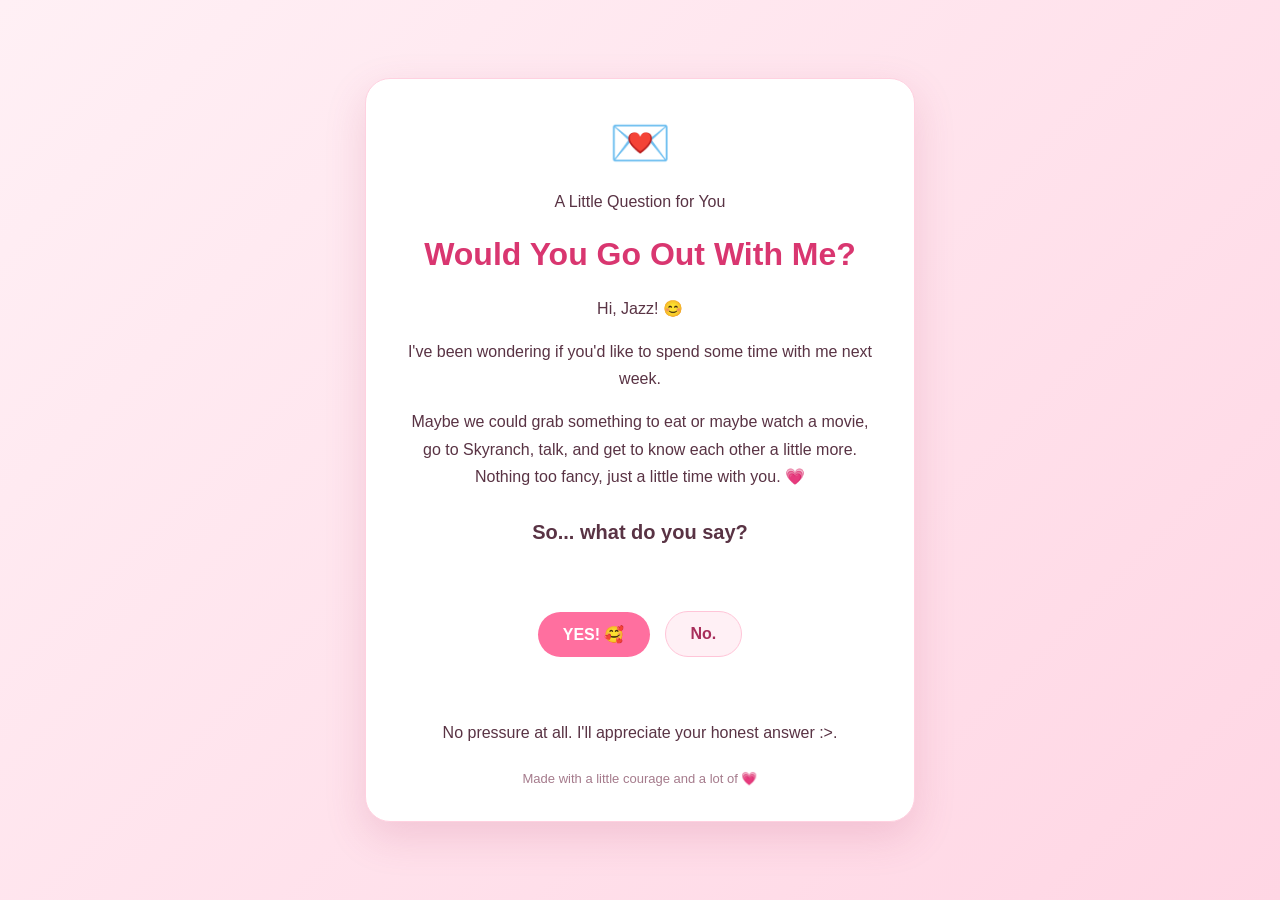
<file: index.html>
<!DOCTYPE html>
<html lang="en">
<head>
  <meta charset="UTF-8">
  <meta name="viewport" content="width=device-width, initial-scale=1.0">

  <title>A Little Invitation 💌</title>

  <!-- External CSS -->
  <link rel="stylesheet" href="style.css">

  <!-- External JavaScript -->
  <script src="script.js" defer></script>
</head>

<body>

  <main class="card">

    <div class="envelope">💌</div>

    <p class="eyebrow">A Little Question for You</p>

    <h1>Would You Go Out With Me?</h1>

    <p>Hi, Jazz! 😊</p>

    <p>
      I've been wondering if you'd like to spend
      some time with me next week.
    </p>

    <p>
      Maybe we could grab something to eat or maybe watch a movie, go to Skyranch, talk,
      and get to know each other a little more.
      Nothing too fancy, just a little time with you. 💗
    </p>

    <p class="question">So... what do you say?</p>

    <div class="buttons">
      <button class="yes" id="yesBtn">YES! 🥰</button>

      <button class="no" id="noBtn">No.</button>
    </div>

    <p class="small">
      No pressure at all. I'll appreciate your honest answer :>. 
    </p>

    <!-- NO RESPONSE -->
    <section id="noPanel" class="panel hidden">

      <h2>That's okay 💗</h2>

      <p>
        Thank you for being honest with me.
        No hard feelings — I respect your answer. 😊
      </p>

      <button class="no" id="backBtn">Go back</button>

    </section>

    <footer class="footer">
      Made with a little courage and a lot of 💗
    </footer>

  </main>

</body>
</html>
</file>
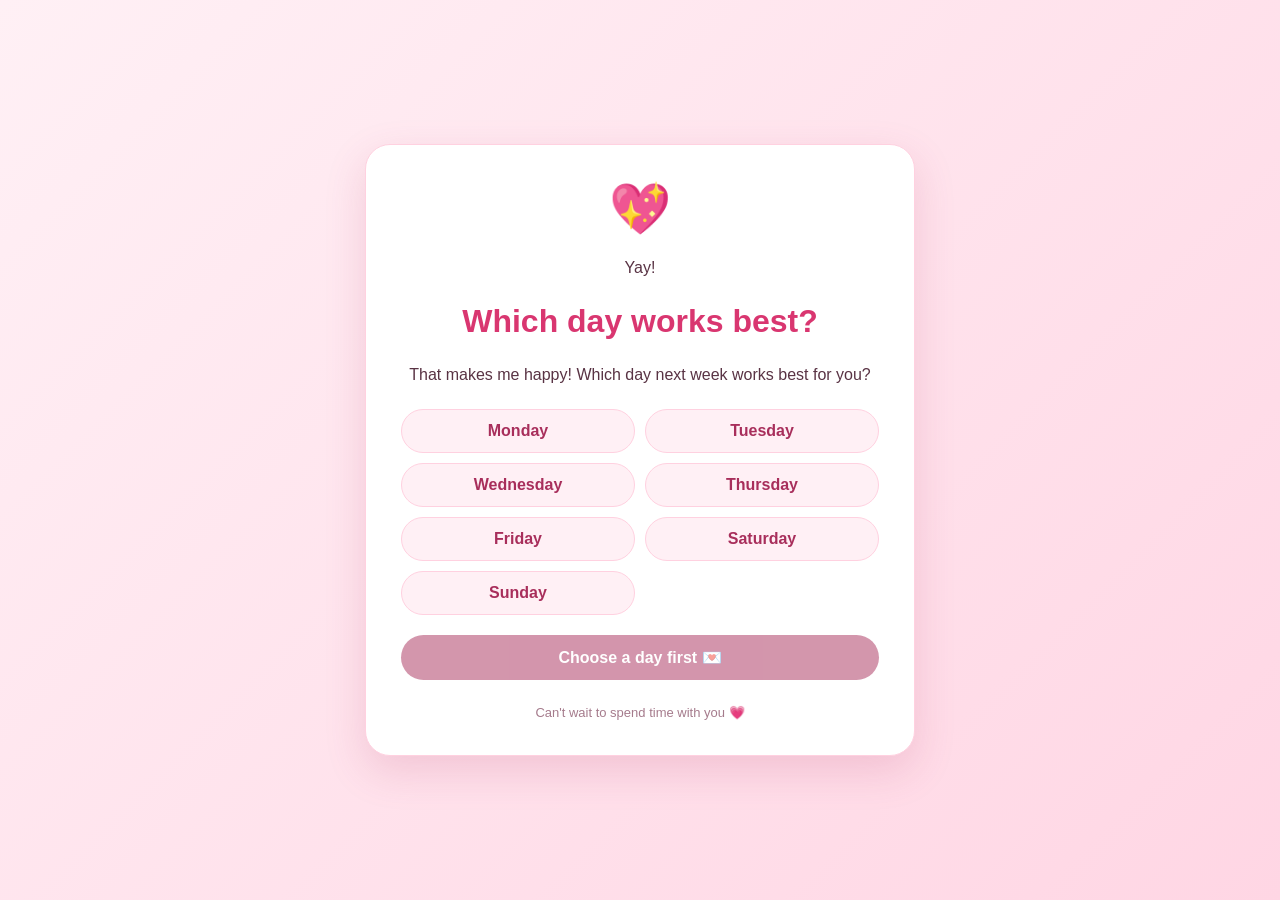
<file: day.html>
<!DOCTYPE html>
<html lang="en">
<head>
  <meta charset="UTF-8">
  <meta name="viewport" content="width=device-width, initial-scale=1.0">

  <title>Choose a Day 💗</title>

  <link rel="stylesheet" href="style.css">
  <script src="day.js" defer></script>
</head>

<body>

  <main class="card">
    <div class="envelope">💖</div>

    <p class="eyebrow">Yay!</p>

    <h1>Which day works best?</h1>

    <p>That makes me happy! Which day next week works best for you?</p>

    <div class="days" id="days"></div>

    <button class="confirm" id="confirmBtn" type="button" disabled>
      Choose a day first 💌
    </button>

    <footer class="footer">
      Can't wait to spend time with you 💗
    </footer>
  </main>

</body>
</html>
</file>
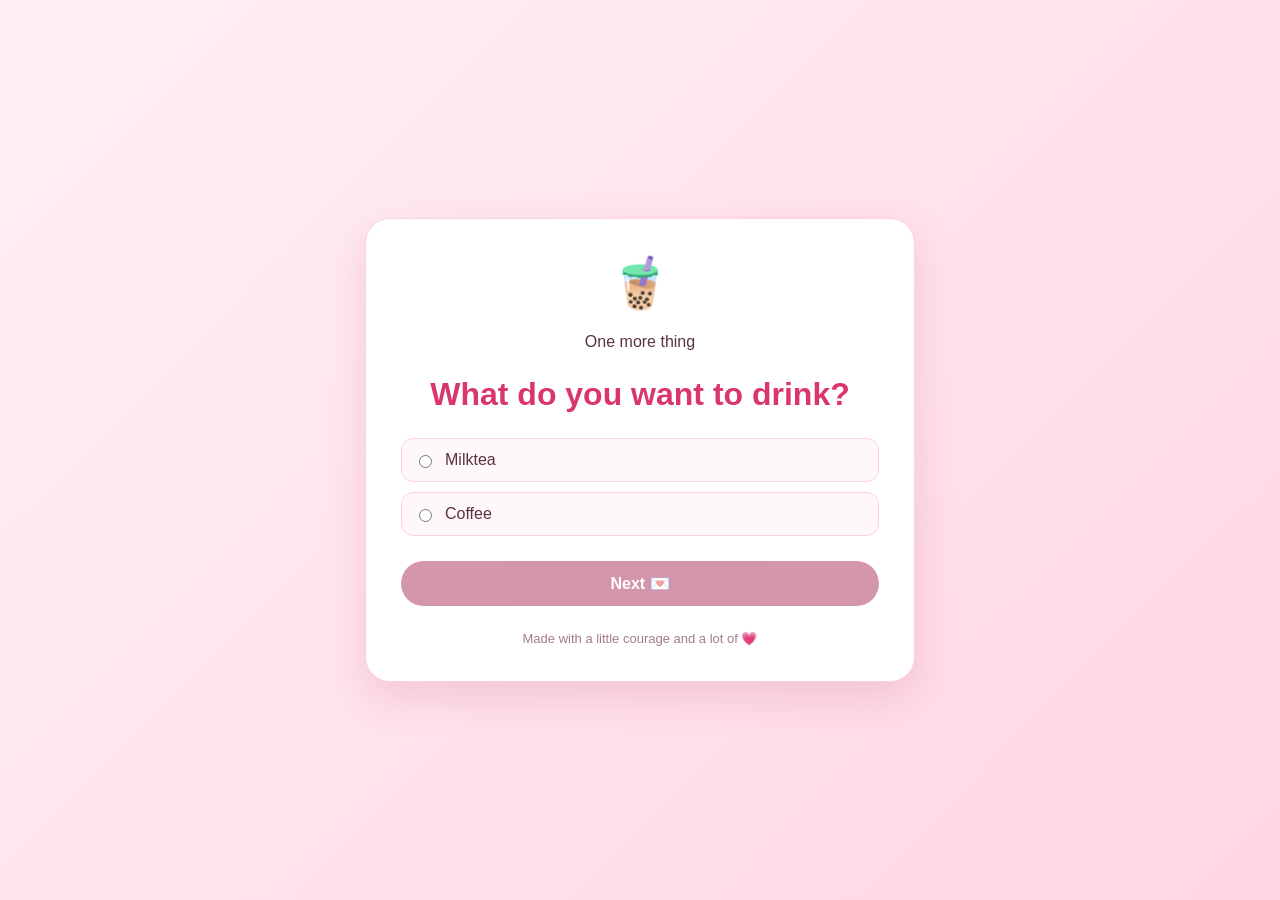
<file: drink.html>
<!DOCTYPE html>
<html lang="en">
<head>
  <meta charset="UTF-8">
  <meta name="viewport" content="width=device-width, initial-scale=1.0">

  <title>What do you want to drink? 💗</title>

  <link rel="stylesheet" href="style.css">
  <script src="drink.js" defer></script>
</head>

<body>

  <main class="card">
    <div class="envelope">🧋</div>

    <p class="eyebrow">One more thing</p>

    <h1>What do you want to drink?</h1>

    <p id="previousChoices" class="small"></p>

    <div class="food-options" id="drinkOptions">
      <label><input type="radio" name="drinkChoice" value="Milktea"> Milktea</label>
      <label><input type="radio" name="drinkChoice" value="Coffee"> Coffee</label>
    </div>

    <button class="confirm" id="drinkNextBtn" type="button" disabled>
      Next 💌
    </button>

    <footer class="footer">
      Made with a little courage and a lot of 💗
    </footer>
  </main>

</body>
</html>
</file>
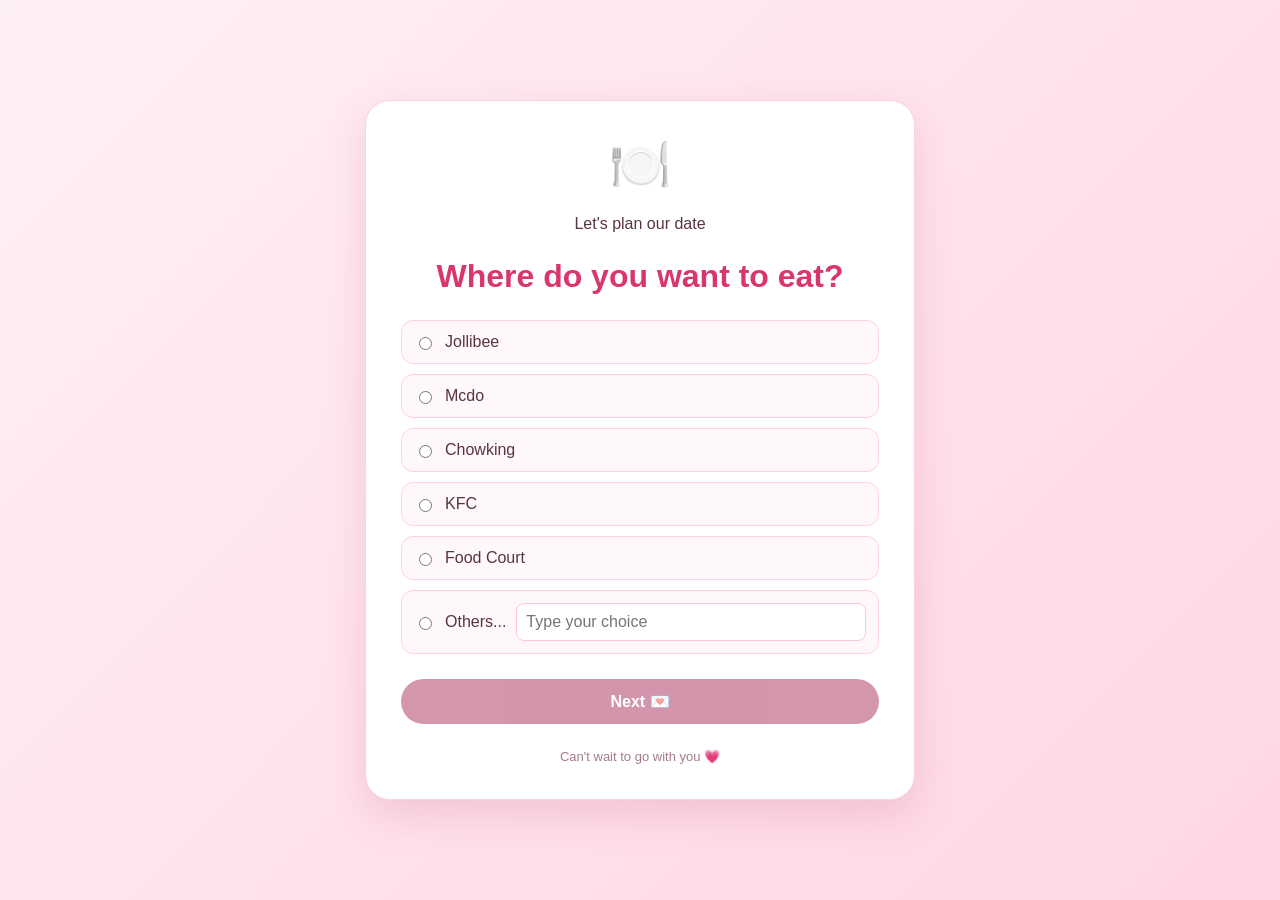
<file: food.html>
<!DOCTYPE html>
<html lang="en">
<head>
  <meta charset="UTF-8">
  <meta name="viewport" content="width=device-width, initial-scale=1.0">

  <title>Where do you want to eat? 💗</title>

  <link rel="stylesheet" href="style.css">
  <script src="food.js" defer></script>
</head>

<body>

  <main class="card">
    <div class="envelope">🍽️</div>

    <p class="eyebrow">Let's plan our date</p>

    <h1>Where do you want to eat?</h1>

    <p id="dateChoice" class="small"></p>

    <div class="food-options">
      <label><input type="radio" name="foodChoice" value="Jollibee"> Jollibee</label>
      <label><input type="radio" name="foodChoice" value="Mcdo"> Mcdo</label>
      <label><input type="radio" name="foodChoice" value="Chowking"> Chowking</label>
      <label><input type="radio" name="foodChoice" value="KFC"> KFC</label>
      <label><input type="radio" name="foodChoice" value="Food Court"> Food Court</label>
      <label class="other-option">
        <input type="radio" name="foodChoice" value="Others">
        <span>Others...</span>
        <input id="otherFood" type="text" aria-label="Type another place to eat"
          placeholder="Type your choice">
      </label>
    </div>

    <button class="confirm" id="foodNextBtn" type="button" disabled>
      Next 💌
    </button>

    <footer class="footer">
      Can't wait to go with you 💗
    </footer>
  </main>

</body>
</html>
</file>
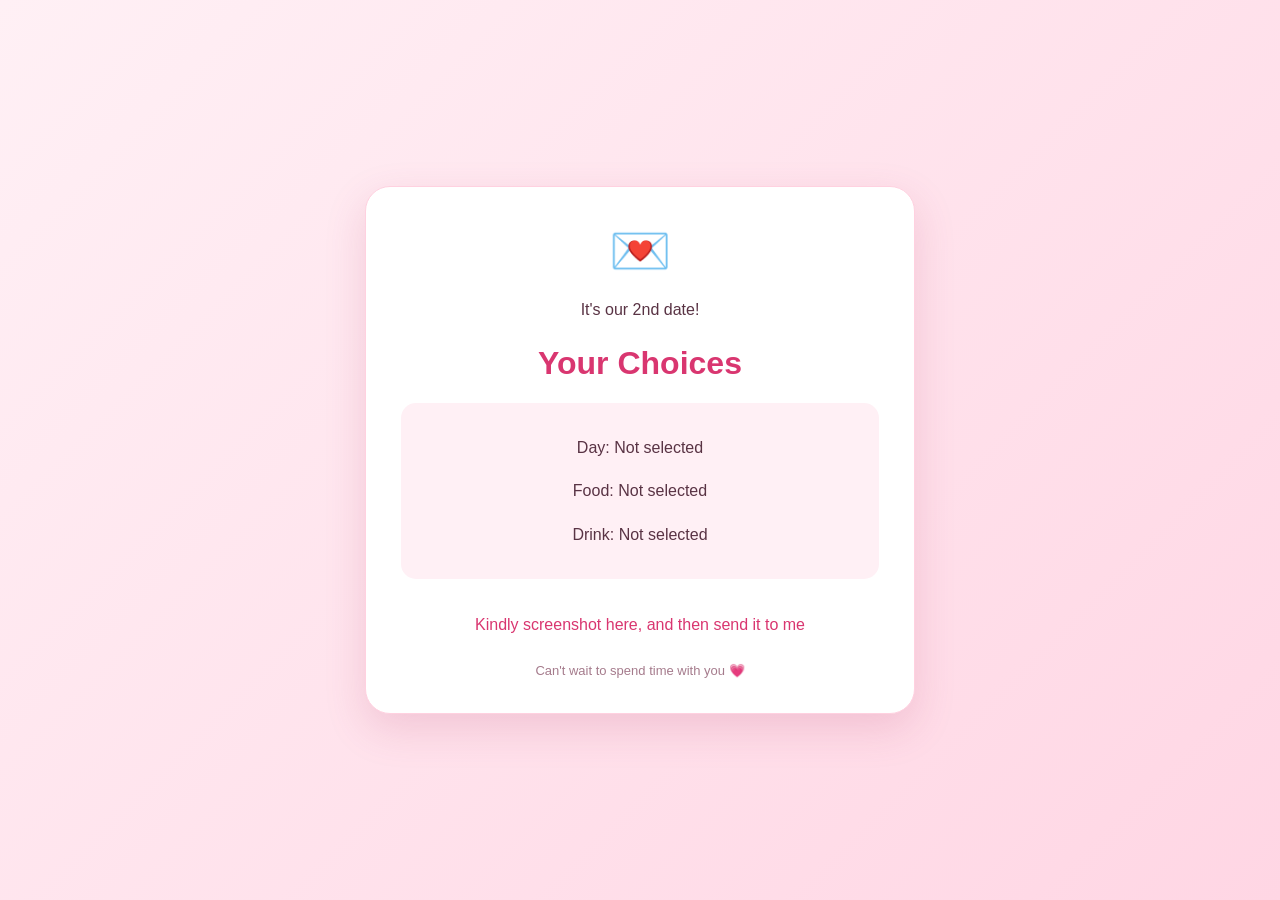
<file: summary.html>
<!DOCTYPE html>
<html lang="en">
<head>
  <meta charset="UTF-8">
  <meta name="viewport" content="width=device-width, initial-scale=1.0">

  <title>Your Date Choices 💗</title>

  <link rel="stylesheet" href="style.css">
  <script src="summary.js" defer></script>
</head>

<body>

  <main class="card">
    <div class="envelope">💌</div>

    <p class="eyebrow">It's our 2nd date!</p>

    <h1>Your Choices</h1>

    <div class="result">
      <p id="summaryDay"></p>
      <p id="summaryFood"></p>
      <p id="summaryDrink"></p>
    </div>

    <p class="small" style="margin-top: 32px; color: #d93670;">Kindly screenshot here, and then send it to me</p>



    <footer class="footer">
      Can't wait to spend time with you 💗
    </footer>
  </main>

</body>
</html>
</file>
<file: style.css>
* {
  box-sizing: border-box;
}

body {
  margin: 0;
  min-height: 100vh;
  display: flex;
  justify-content: center;
  align-items: center;
  padding: 20px;
  font-family: Arial, sans-serif;
  color: #593344;
  background: linear-gradient(135deg, #fff0f5, #ffd6e4);
}

.card {
  width: 100%;
  max-width: 550px;
  padding: 35px;
  text-align: center;
  background: white;
  border: 1px solid #ffd1e0;
  border-radius: 25px;
  box-shadow: 0 15px 40px rgba(185, 66, 111, 0.18);
}

.envelope {
  font-size: 50px;
}

h1, h2 {
  color: #d93670;
}

h1 {
  font-size: 32px;
}

p {
  line-height: 1.7;
}

.question {
  margin-top: 25px;
  font-size: 20px;
  font-weight: bold;
}

.buttons {
  display: flex;
  justify-content: center;
  align-items: center;
  gap: 15px;
  flex-wrap: wrap;
  margin: 25px 0;
  position: relative;
  min-height: 120px;
}

#noBtn {
  position: relative;
}

button {
  padding: 13px 25px;
  border: none;
  border-radius: 30px;
  font-size: 16px;
  font-weight: bold;
  cursor: pointer;
  transition: 0.2s;
}

button:hover {
  transform: translateY(-3px);
}

.yes {
  color: white;
  background: #ff6f9f;
}

.yes:hover {
  background: #d93670;
}

.no {
  color: #a82e5b;
  background: #fff0f5;
  border: 1px solid #ffc5d8;
}

.hidden {
  display: none;
}

.panel {
  margin-top: 25px;
  padding-top: 20px;
  border-top: 1px dashed #ffc5d8;
}

.food-options {
  display: grid;
  gap: 10px;
  margin: 25px 0;
  text-align: left;
}

.food-options label {
  display: flex;
  align-items: center;
  gap: 10px;
  padding: 12px;
  border: 1px solid #ffd1e0;
  border-radius: 12px;
  background: #fff8fa;
}

.food-options input[type="radio"] {
  accent-color: #d93670;
}

.other-option input[type="text"] {
  flex: 1;
  min-width: 0;
  padding: 9px;
  border: 1px solid #ffc5d8;
  border-radius: 8px;
  font: inherit;
}

.days {
  display: grid;
  grid-template-columns: repeat(2, 1fr);
  gap: 10px;
  margin: 20px 0;
}

.day {
  color: #a82e5b;
  background: #fff0f5;
  border: 1px solid #ffd1e0;
  padding: 12px 8px;
}

.day.selected {
  color: white;
  background: #ff6f9f;
}

.confirm {
  width: 100%;
  color: white;
  background: #a82e5b;
}

.confirm:disabled {
  opacity: 0.5;
  cursor: not-allowed;
}

.result {
  margin-top: 20px;
  padding: 15px;
  border-radius: 15px;
  background: #fff0f5;
  line-height: 1.8;
}

.footer {
  margin-top: 25px;
  color: #a57b8c;
  font-size: 13px;
}

@media (max-width: 450px) {
  .card {
    padding: 25px 18px;
  }

  h1 {
    font-size: 27px;
  }

  .days {
    grid-template-columns: 1fr;
  }
}
</file>
